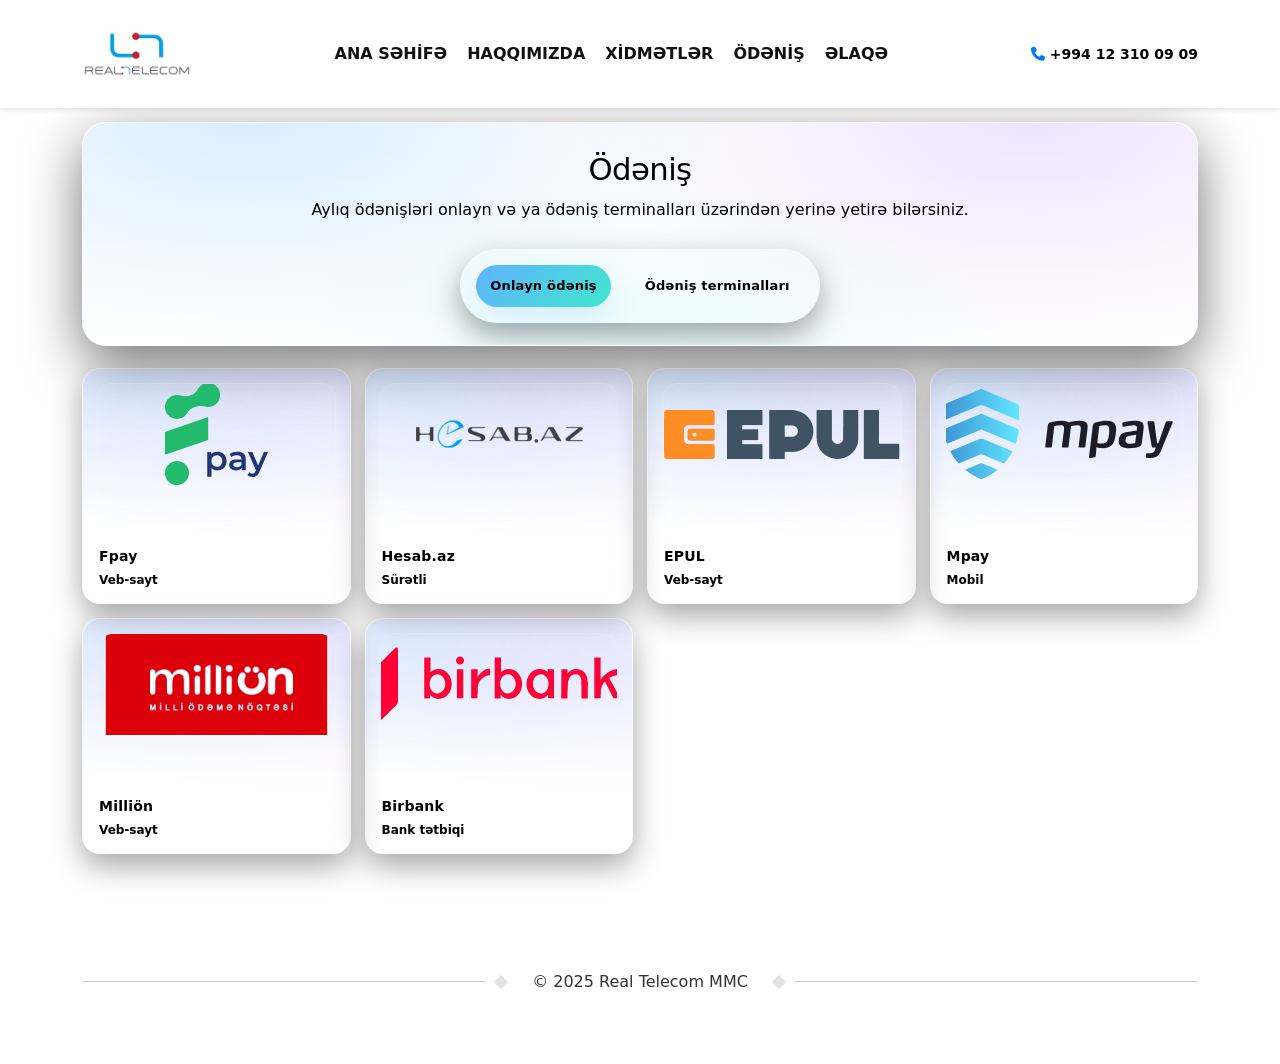
<file: assests/pages/payment.html>
<!DOCTYPE html>
<html lang="en">
<head>
  <meta charset="UTF-8" />
  <meta name="viewport" content="width=device-width, initial-scale=1.0" />
  <title>RR Telecom - ÖDƏNİŞ</title>
  <link rel="stylesheet" href="../css/payment.css " />
  
  <link rel="stylesheet" href="../bootstrap5/css/bootstrap.min.css" />
 <link rel="shortcut icon" href="../images/real_iconloqo.png" type="image/x-icon">
  
  <link rel="stylesheet" href="https://cdnjs.cloudflare.com/ajax/libs/font-awesome/6.4.0/css/all.min.css">
</head>
<body>
    
  <header style="height: 12vh; position: fixed;" class="navbar">
    <div class="container d-flex align-items-center justify-content-between">
      <div class="logo">
        <a href="../../index.html">
        <img src="../images/real_loqo.png" alt="Real Telecom Logo">
        </a>
      </div>
      <nav class="menu">
        <a href="../../index.html">ANA SƏHİFƏ</a>
        <a href="about.html">HAQQIMIZDA</a>
        <a href="../../index.html#our-service">XİDMƏTLƏR</a>
        <a href="payment.html">ÖDƏNİŞ</a>
        <a href="../../index.html#contact-us">ƏLAQƏ</a>
        <div class="contact d-lg-none">
          <i class="fas fa-phone"></i>
          <a href="tel:+994123100909">+994 12 310 09 09</a>
        </div>
      </nav>
      <div class="contact d-none d-lg-block">
        <i class="fas fa-phone"></i>
        <a style="color: black; text-decoration: none;" href="tel:+994123100909">+994 12 310 09 09</a>
      </div>
      <div class="hamburger" id="hamburger-menu">
        <span></span>
        <span></span>
        <span></span>
      </div>
      <div class="close-menu" id="close-menu">&times;</div>
    </div>
  </header>


  <main class="page">
    <section class="hero">
      <div class="container">
        <div class="hero-card">
          <div class="hero-inner">
            <h2 style="color: black;">Ödəniş</h2>
            <p style="color: black;">
              Aylıq ödənişləri onlayn və ya ödəniş terminalları üzərindən yerinə yetirə bilərsiniz.
            </p>

            <div class="tabs" role="tablist" aria-label="Ödəniş seçimləri">
              <button class="tab-btn active" id="onlineBtn" role="tab" aria-selected="true" style="color: black;">
                Onlayn ödəniş
              </button>
              <button  class="tab-btn" id="terminalBtn" role="tab" aria-selected="false" style="color: black;">
                Ödəniş terminalları
              </button>
            </div>
          </div>
        </div>

        <div class="grid" id="cardWrapper" aria-live="polite"></div>
      </div>
    </section>

      
      <footer class="main-footer">
    
        <div class="custom-footer mt-5">
            <div class="container text-center">
              <div class="footer d-flex align-items-center justify-content-center">
                <span class="line"></span>
                <span class="diamond"></span>
                <span class="footer-text mx-3">© 2025 Real Telecom MMC</span>
                <span class="diamond"></span>
                <span class="line"></span>
              </div>
            </div>
          </div>
      </footer>



      <script>
        const cardWrapper = document.getElementById("cardWrapper");
        const onlineBtn = document.getElementById("onlineBtn");
        const terminalBtn = document.getElementById("terminalBtn");
      
        const onlineCards = [
          { name: "Fpay", tag: "Veb-sayt", image: "../images/fpay.svg", link: "https://fpay.az/guest/payments/new-payment/category/3/merchant/5021" },
          { name: "Hesab.az", tag: "Sürətli", image: "../images/hesabaz.png", link: "https://hesab.az/unregistered/#/direct-pay/internet/realtelecom/parameters" },
          { name: "EPUL", tag: "Veb-sayt", image: "../images/epul.png", link: "#" },
          { name: "Mpay", tag: "Mobil", image: "../images/mpay.svg", link: "#" },
          { name: "Milliön", tag: "Veb-sayt", image: "../images/million.jpeg", link: "https://www.million.az/services/internet/RealTelecomFizzaPay" },
          { name: "Birbank", tag: "Bank tətbiqi", image: "../images/1bank.svg", link: "#" }
        ];
      
        const terminalCards = [
          { name: "Emanat", tag: "Terminal", image: "../images/emenat.jpeg", link: "#" },
          { name: "Milliön", tag: "Terminal", image: "../images/million.jpeg", link: "#" },
          { name: "Kassam", tag: "Terminal", image: "../images/kassam.png", link: "#" },
          { name: "Expresspay", tag: "Terminal", image: "../images/expresspay.svg", link: "#" }
        ];
      
        function badgeIcon(text) {
          const t = (text || "").toLowerCase();
          if (t.includes("terminal")) return "fa-solid fa-store";
          if (t.includes("mobil")) return "fa-solid fa-mobile-screen";
          if (t.includes("bank")) return "fa-solid fa-building-columns";
          if (t.includes("sürətli")) return "fa-solid fa-bolt";
          return "fa-solid fa-credit-card";
        }
      
        function renderCards(cards) {
          cardWrapper.innerHTML = "";
      
          cards.forEach((card) => {
            const col = document.createElement("div");
            col.className = "col";
      
            const icon = badgeIcon(card.tag);
      
            col.innerHTML = `
              <a class="payment-link" href="${card.link}" target="_blank" rel="noopener noreferrer">
                <article class="payment-card">
                  <div class="card-inner">
                    <div class="thumb">
                      <img src="${card.image}" alt="${card.name}" loading="lazy" />
                    </div>
                    <div class="card-meta">
                      <div class="card-title">
                        <strong style="color: black;">${card.name}</strong>
                        <span style="color: black;">${card.tag}</span>
                      </div>
                      <div class="badge"><i class="${icon}"></i> Keçid</div>
                    </div>
                  </div>
                </article>
              </a>
            `;
      
            cardWrapper.appendChild(col);
          });
        }
      
        function setActiveTab(active) {
          const isOnline = active === "online";
          onlineBtn.classList.toggle("active", isOnline);
          terminalBtn.classList.toggle("active", !isOnline);
        }
      
        renderCards(onlineCards);
      
        onlineBtn.addEventListener("click", () => {
          setActiveTab("online");
          renderCards(onlineCards);
        });
      
        terminalBtn.addEventListener("click", () => {
          setActiveTab("terminal");
          renderCards(terminalCards);
        });
      </script>





     

<script>
  const hamburger = document.getElementById("hamburger-menu");
  const menu = document.querySelector(".menu");
  const closeMenu = document.getElementById("close-menu");
  const navbar = document.querySelector(".navbar");

  const showHamburger = () => {
    hamburger.style.display = "flex";
    closeMenu.style.display = "none";
  };

  const showCloseMenu = () => {
    hamburger.style.display = "none";
    closeMenu.style.display = "block";
  };

  hamburger.addEventListener("click", function () {
    menu.classList.add("active");
    showCloseMenu();
  });

  closeMenu.addEventListener("click", function () {
    menu.classList.remove("active");
    showHamburger();
  });

  window.addEventListener("resize", function () {
    if (window.innerWidth > 991) {
      menu.classList.remove("active");
      hamburger.style.display = "none";
      closeMenu.style.display = "none";
    } else {
      showHamburger();
    }
  });

  window.addEventListener("load", function () {
    if (window.innerWidth <= 991) {
      showHamburger();
    }
  });

  window.addEventListener("scroll", function () {
    if (window.scrollY > 10) {
      navbar.classList.add("scrolled");
    } else {
      navbar.classList.remove("scrolled");
    }
  });
</script>

</body>
</html>
</file>
<file: assests/css/payment.css>
* {
    margin: 0;
    padding: 0;
    box-sizing: border-box;
  }
  
  body {
    font-family: Arial, sans-serif;
  }
  
  .navbar {
    background-color: #fff;
    position: fixed;
    top: 0;
    left: 0;
    width: 100%;
    z-index: 1000;
    box-shadow: 0 2px 4px rgba(0, 0, 0, 0.1);
    transition: all 0.3s ease-in-out;
  }

  .navbar.scrolled {
    padding-top: 5px;
    padding-bottom: 5px;
    box-shadow: 0 4px 12px rgba(0, 0, 0, 0.15);
  }

  .logo img {
    height: 50px;
    width: auto;
  }

  .menu {
    display: flex;
    gap: 20px;
    align-items: center;
  }

  .menu a {
    color: #111;
    text-decoration: none;
    font-weight: bold;
    position: relative;
  }

  .menu a::after {
    content: '';
    position: absolute;
    left: 0;
    bottom: -4px;
    width: 0;
    height: 2px;
    background-color: #007aff;
    transition: width 0.3s ease-in-out;
  }

  .menu a:hover::after {
    width: 100%;
  }

  .hamburger, .close-menu {
    display: none;
    cursor: pointer;
  }

  .hamburger span {
    display: block;
    width: 26px;
    height: 3px;
    margin: 5px;
    background: #007aff;
    border-radius: 3px;
  }

  .contact {
    font-size: 14px;
    font-weight: bold;
    color: #000;
  }

  .contact i {
    color: #007aff;
  }

  /* Responsive */
  @media (max-width: 991px) {
    .menu {
      flex-direction: column;
      align-items: center;
      position: fixed;
      top: 0;
      left: 0;
      width: 100vw;
      height: 100vh;
      background: #fff;
      justify-content: center;
      gap: 30px;
      transform: translateY(-100%);
      transition: transform 0.5s ease, opacity 0.4s;
      opacity: 0;
      pointer-events: none;
      z-index: 1200;
    }

    .menu.active {
      transform: translateY(0);
      opacity: 1;
      pointer-events: auto;
    }

    .hamburger {
      display: flex;
      flex-direction: column;
      align-items: center;
      z-index: 1300;
    }

    .close-menu {
      display: block;
      position: fixed;
      top: 20px;
      right: 25px;
      font-size: 32px;
      color: #111;
      z-index: 1400;
    }

    .contact {
      display: block;
      text-align: center;
      margin-top: 20px;
      font-size: 16px;
    }
  }

  @media (min-width: 992px) {
    .hamburger, .close-menu {
      display: none !important;
    }
  }



  .payment-card {
    border-radius: 20px;
    box-shadow: 0 0 20px rgba(0,0,0,0.08);
    transition: transform 0.3s;
  }
  .payment-card:hover {
    transform: scale(1.03);
  }
  .payment-card img {
    max-height: 100px;
    object-fit: contain;
  }
  .tab-btn.active {
    background-color: #069fde;
    color: white;
  }
  .tab-btn {
    border-radius: 25px;
    padding: 10px 25px;
    font-weight: 500;
    border: none;
    background-color: #eee;
    margin: 5px;
  }



  /* foooter
   */

   .custom-footer {
    padding: 30px 0;
    background-color: #fff;
  }
  
  .footer-line {
    position: relative;
    display: flex;
    align-items: center;
    justify-content: center;
    flex-wrap: wrap;
  }
  
  .footer-text {
    font-size: 16px;
    color: #333;
    font-weight: 500;
  }
  
  .line {
    height: 1px;
    background-color: #ccc;
    flex: 1;
    /* max-width: 150px; */
  }
  
  .diamond {
    width: 10px;
    height: 10px;
    background-color: #e2e2e2;
    transform: rotate(45deg);
    margin: 0 10px;
  }

























































  :root {
    --bg0: #060a14;
    --bg1: #0b1224;
    --card: rgba(255, 255, 255, 0.08);
    --card2: rgba(255, 255, 255, 0.12);
    --stroke: rgba(255, 255, 255, 0.12);
    --text: rgba(255, 255, 255, 0.92);
    --muted: rgba(255, 255, 255, 0.7);
    --muted2: rgba(255, 255, 255, 0.55);
    --shadow: 0 18px 55px rgba(0, 0, 0, 0.55);
    --shadow2: 0 12px 30px rgba(0, 0, 0, 0.35);
    --radius: 18px;
    --radius2: 14px;
    --ring: 0 0 0 4px rgba(88, 174, 255, 0.22);

    --a: #58aeff;
    --b: #9d6bff;
    --c: #2de4c8;
    --d: #ffd666;
  }

  * {
    box-sizing: border-box;
  }
  html,
  body {
    height: 100%;
  }
  body {
    margin: 0;
    font-family: Inter, system-ui, -apple-system, Segoe UI, Roboto, Arial, sans-serif;
    color: var(--text);
    background: #fff;
    overflow-x: hidden;
  }

  /* Layout */
  .container {
    width: min(1160px, calc(100% - 40px));
    margin: 0 auto;
  }

  

  /* Hero / Title */
  .page {
    padding-top: 96px;
  }
  .hero {
    padding: 26px 0 10px;
  }
  .hero-card {
    border-radius: calc(var(--radius) + 6px);
    border: 1px solid rgba(255, 255, 255, 0.12);
    background: linear-gradient(180deg, rgba(255, 255, 255, 0.08), rgba(255, 255, 255, 0.04));
    box-shadow: var(--shadow);
    overflow: hidden;
    position: relative;
  }
  .hero-card::before {
    content: "";
    position: absolute;
    inset: -2px;
    background: radial-gradient(800px 380px at 15% 0%, rgba(88, 174, 255, 0.22), transparent 60%),
      radial-gradient(700px 360px at 85% 0%, rgba(157, 107, 255, 0.18), transparent 65%),
      radial-gradient(600px 320px at 50% 120%, rgba(45, 228, 200, 0.12), transparent 65%);
    pointer-events: none;
  }
  .hero-inner {
    position: relative;
    padding: 28px 26px 22px;
    display: grid;
    grid-template-columns: 1fr;
    gap: 10px;
    text-align: center;
  }
  .hero-inner h2 {
    margin: 0;
    font-size: clamp(26px, 2.4vw, 34px);
    letter-spacing: -0.6px;
  }
  .hero-inner p {
    margin: 0;
    color: var(--muted);
    font-weight: 500;
    line-height: 1.45;
  }

  /* Tabs */
  .tabs {
    display: inline-flex;
    gap: 10px;
    padding: 10px;
    border-radius: 999px;
    background: rgba(255, 255, 255, 0.06);
    border: 1px solid rgba(255, 255, 255, 0.12);
    box-shadow: var(--shadow2);
    justify-content: center;
    margin: 18px auto 0;
  }
  .tab-btn {
    border: 0;
    cursor: pointer;
    border-radius: 999px;
    padding: 11px 14px;
    background: transparent;
    color: rgba(255, 255, 255, 0.8);
    font-weight: 800;
    letter-spacing: 0.2px;
    font-size: 13px;
    transition: background 180ms ease, transform 180ms ease, color 180ms ease, box-shadow 180ms ease;
    outline: none;
  }
  .tab-btn:hover {
    color: var(--text);
    transform: translateY(-1px);
  }
  .tab-btn:focus-visible {
    box-shadow: var(--ring);
  }
  .tab-btn.active {
    color: #07121f;
    background: linear-gradient(135deg, rgba(88, 174, 255, 0.95), rgba(45, 228, 200, 0.9));
    box-shadow: 0 12px 28px rgba(88, 174, 255, 0.18);
  }

  /* Cards grid */
  .grid {
    margin-top: 22px;
    display: grid;
    grid-template-columns: repeat(12, 1fr);
    gap: 14px;
  }
  .col {
    grid-column: span 3;
  }
  @media (max-width: 980px) {
    .col {
      grid-column: span 4;
    }
  }
  @media (max-width: 720px) {
    .col {
      grid-column: span 6;
    }
  }
  @media (max-width: 420px) {
    .col {
      grid-column: span 12;
    }
  }

  .payment-link {
    display: block;
    text-decoration: none;
    color: inherit;
    height: 100%;
  }
  .payment-card {
    height: 100%;
    border-radius: var(--radius);
    border: 1px solid rgba(255, 255, 255, 0.12);
    background: linear-gradient(180deg, rgba(255, 255, 255, 0.08), rgba(255, 255, 255, 0.04));
    box-shadow: var(--shadow2);
    overflow: hidden;
    position: relative;
    transition: transform 180ms ease, box-shadow 180ms ease, border-color 180ms ease;
  }
  .payment-card::before {
    content: "";
    position: absolute;
    inset: -2px;
    background: radial-gradient(650px 220px at 15% 10%, rgba(88, 174, 255, 0.18), transparent 62%),
      radial-gradient(650px 240px at 85% 12%, rgba(157, 107, 255, 0.14), transparent 62%);
    opacity: 0.9;
    pointer-events: none;
  }
  .payment-card:hover {
    transform: translateY(-6px);
    border-color: rgba(255, 255, 255, 0.18);
    box-shadow: 0 18px 45px rgba(0, 0, 0, 0.48);
  }
  .payment-card:focus-within {
    box-shadow: var(--ring), 0 18px 45px rgba(0, 0, 0, 0.48);
  }
  .card-inner {
    position: relative;
    padding: 14px;
    display: grid;
    gap: 12px;
  }

  .thumb {
    border-radius: 16px;
    overflow: hidden;
    aspect-ratio: 16 / 10;
    border: 1px solid rgba(255, 255, 255, 0.12);
    background: rgba(255, 255, 255, 0.04);
  }
  .thumb img {
    width: 100%;
    height: 100%;
    display: block;
    /* object-fit: cover; */
    filter: saturate(1.05) contrast(1.03);
    transform: scale(1.02);
  }

  .card-meta {
    display: flex;
    align-items: center;
    justify-content: space-between;
    gap: 10px;
    padding: 2px 2px 0;
  }
  .card-title {
    display: flex;
    flex-direction: column;
    gap: 4px;
    min-width: 0;
  }
  .card-title strong {
    font-size: 14px;
    letter-spacing: 0.2px;
    white-space: nowrap;
    overflow: hidden;
    text-overflow: ellipsis;
  }
  .card-title span {
    font-size: 12px;
    color: var(--muted2);
    font-weight: 600;
  }
  .badge {
    display: inline-flex;
    align-items: center;
    gap: 8px;
    padding: 9px 10px;
    border-radius: 999px;
    border: 1px solid rgba(255, 255, 255, 0.12);
    background: rgba(255, 255, 255, 0.06);
    font-size: 12px;
    font-weight: 800;
    color: rgba(255, 255, 255, 0.85);
    white-space: nowrap;
  }
  .badge i {
    opacity: 0.9;
  }

  /* Footer */
  .main-footer {
  
    padding: 28px 0 40px;
  }
  .footer-line {
    display: flex;
    align-items: center;
    justify-content: center;
    gap: 14px;
    color: rgba(255, 255, 255, 0.75);
    font-weight: 600;
    text-align: center;
  }
  .footer-line .line {
    height: 1px;
    width: min(140px, 18vw);
    background: rgba(255, 255, 255, 0.18);
  }
  .footer-line .diamond {
    width: 8px;
    height: 8px;
    transform: rotate(45deg);
    background: linear-gradient(135deg, rgba(88, 174, 255, 0.95), rgba(157, 107, 255, 0.95));
    border-radius: 2px;
    box-shadow: 0 10px 25px rgba(88, 174, 255, 0.18);
  }

  /* Mobile menu */
  @media (max-width: 991px) {
    .contact.desktop {
      display: none;
    }
    .hamburger {
      display: flex;
    }
    .menu {
      position: fixed;
      inset: 76px 14px auto 14px;
      display: grid;
      gap: 8px;
      padding: 14px;
      border-radius: 18px;
      background: rgba(10, 16, 34, 0.88);
      backdrop-filter: blur(16px);
      -webkit-backdrop-filter: blur(16px);
      border: 1px solid rgba(255, 255, 255, 0.14);
      box-shadow: var(--shadow);
      transform: translateY(-16px);
      opacity: 0;
      pointer-events: none;
      transition: transform 180ms ease, opacity 180ms ease;
    }
    .menu.active {
      transform: translateY(0);
      opacity: 1;
      pointer-events: auto;
    }
    .menu a {
      padding: 12px 12px;
      border: 1px solid rgba(255, 255, 255, 0.1);
      background: rgba(255, 255, 255, 0.04);
    }
    .contact.mobile {
      display: inline-flex;
      width: 100%;
      justify-content: center;
    }
    .close-menu {
      display: none;
    }
  }

  /* Reduce motion */
  @media (prefers-reduced-motion: reduce) {
    * {
      scroll-behavior: auto !important;
      transition: none !important;
      animation: none !important;
    }
  }
</file>
